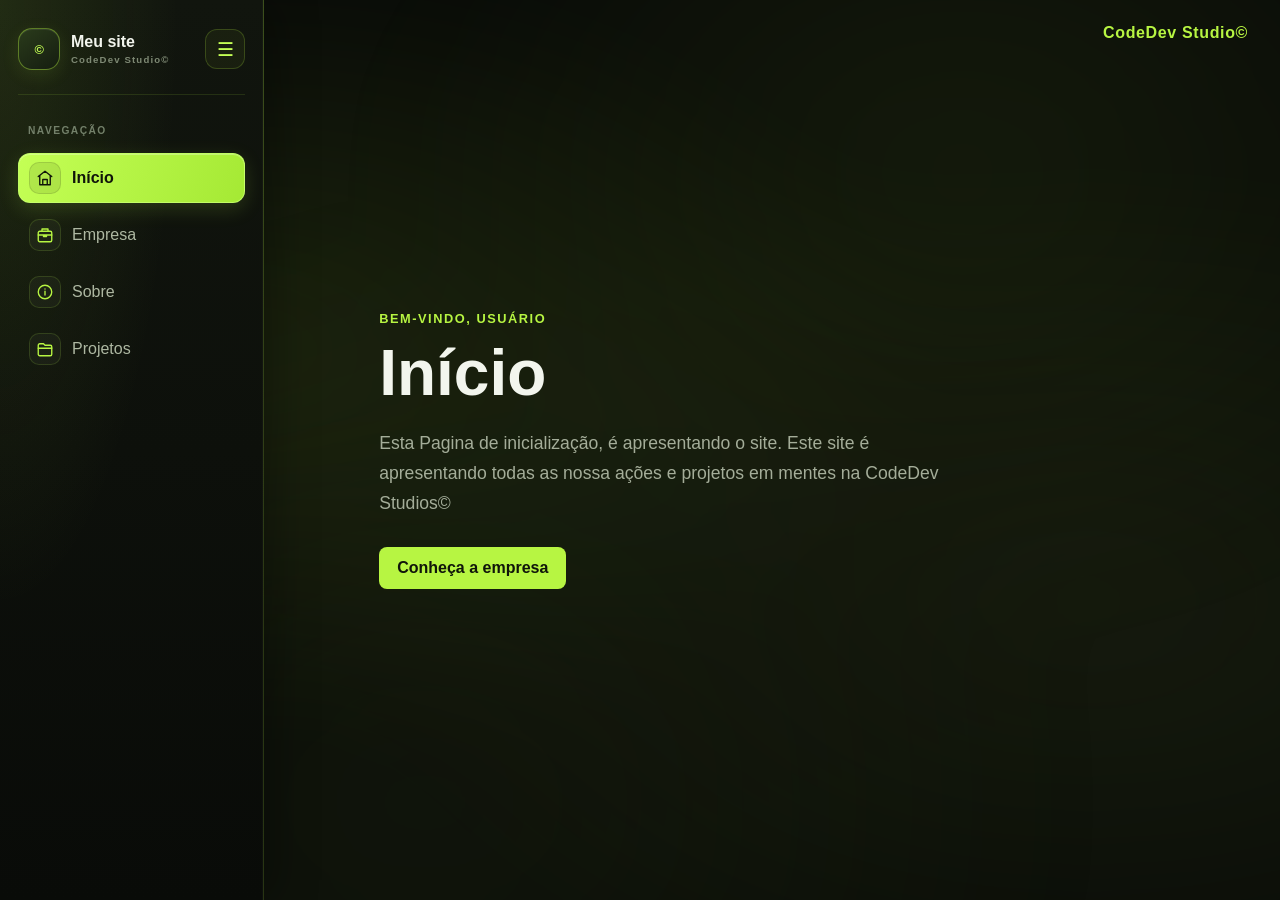
<file: index.html>
<!DOCTYPE html>
<html lang="pt-BR">
<head>
    <meta charset="UTF-8">
    <meta name="viewport" content="width=device-width, initial-scale=1.0">
    <meta name="description" content="Página inicial">
    <link rel="stylesheet" href="style.css">
    <script src="script.js" defer></script>
    <title>Projeto CodeDev</title>
</head>
<body>
    <div class="studio-name">CodeDev Studio&copy;</div>
    <div class="layout">
        <aside class="sidebar">
            <div class="sidebar-header">
                <a class="brand" href="index.html">
                    <span class="brand-mark" aria-hidden="true">&copy;</span>
                    <span class="brand-copy"><strong>Meu site</strong><small>CodeDev Studio&copy;</small></span>
                </a>
                <button class="sidebar-toggle" type="button" aria-label="Recolher barra lateral" aria-expanded="true" title="Recolher barra lateral">
                    <span aria-hidden="true">☰</span>
                </button>
            </div>
            <nav aria-label="Navegação principal">
                <span class="nav-heading">NAVEGAÇÃO</span>
                <a class="nav-link active" href="index.html" aria-current="page"><span class="nav-icon" aria-hidden="true"><svg viewBox="0 0 24 24" fill="none" stroke="currentColor" stroke-width="1.8" stroke-linecap="round" stroke-linejoin="round"><path d="m3 10 9-7 9 7"/><path d="M5 9v12h14V9M9 21v-7h6v7"/></svg></span><span class="nav-label">Início</span></a>
                <a class="nav-link" href="empresa.html"><span class="nav-icon" aria-hidden="true"><svg viewBox="0 0 24 24" fill="none" stroke="currentColor" stroke-width="1.8" stroke-linecap="round" stroke-linejoin="round"><rect x="3" y="7" width="18" height="14" rx="2"/><path d="M8 7V4h8v3M3 12h18M10 12v2h4v-2"/></svg></span><span class="nav-label">Empresa</span></a>
                <a class="nav-link" href="sobre.html"><span class="nav-icon" aria-hidden="true"><svg viewBox="0 0 24 24" fill="none" stroke="currentColor" stroke-width="1.8" stroke-linecap="round" stroke-linejoin="round"><circle cx="12" cy="12" r="9"/><path d="M12 11v5M12 8h.01"/></svg></span><span class="nav-label">Sobre</span></a>
                <a class="nav-link" href="desenvolvimento.html"><span class="nav-icon" aria-hidden="true"><svg viewBox="0 0 24 24" fill="none" stroke="currentColor" stroke-width="1.8" stroke-linecap="round" stroke-linejoin="round"><path d="M3 7a2 2 0 0 1 2-2h5l2 2h7a2 2 0 0 1 2 2v10a2 2 0 0 1-2 2H5a2 2 0 0 1-2-2z"/><path d="M3 11h18"/></svg></span><span class="nav-label">Projetos</span></a>
            </nav>
        </aside>
        <main class="content">
            <span class="eyebrow">Bem-vindo, usuário</span>
            <h1>Início</h1>
            <p>Esta Pagina de inicialização, é apresentando o site. Este site é apresentando todas as nossa ações e projetos em mentes na CodeDev Studios&copy;</p>
            <a class="button" href="empresa.html">Conheça a empresa</a>
        </main>
    </div>
</body>
</html>
</file>
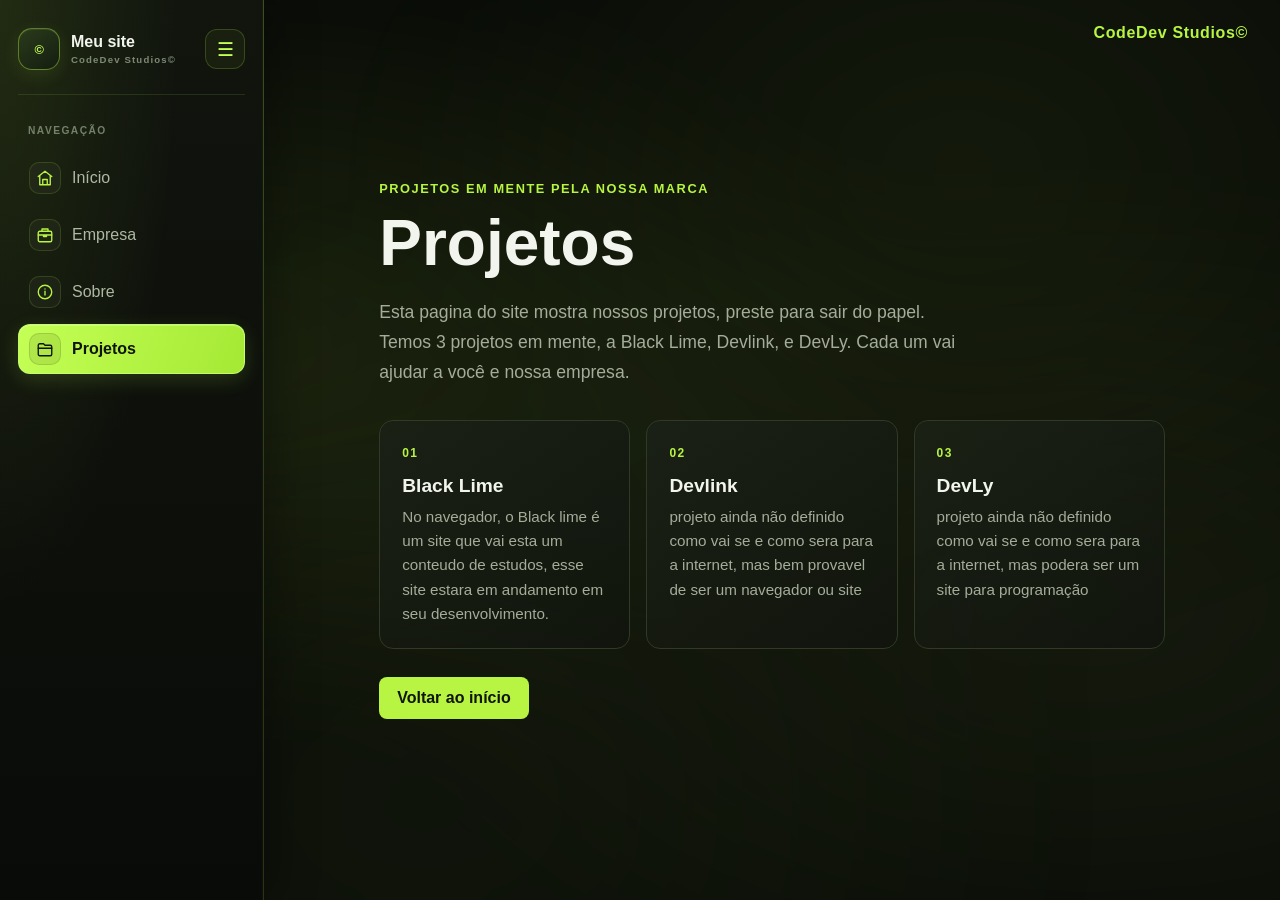
<file: desenvolvimento.html>
<!DOCTYPE html>
<html lang="pt-BR">
<head>
    <meta charset="UTF-8">
    <meta name="viewport" content="width=device-width, initial-scale=1.0">
    <meta name="description" content="Conheça os projetos da CodeDev Studios">
    <link rel="stylesheet" href="style.css">
    <script src="script.js" defer></script>
    <title>Projetos</title>
</head>
<body>
    <div class="studio-name">CodeDev Studios&copy;</div>
    <div class="layout">
        <aside class="sidebar">
            <div class="sidebar-header">
                <a class="brand" href="index.html">
                    <span class="brand-mark" aria-hidden="true">&copy;</span>
                    <span class="brand-copy"><strong>Meu site</strong><small>CodeDev Studios&copy;</small></span>
                </a>
                <button class="sidebar-toggle" type="button" aria-label="Recolher barra lateral" aria-expanded="true" title="Recolher barra lateral">
                    <span aria-hidden="true">☰</span>
                </button>
            </div>
            <nav aria-label="Navegação principal">
                <span class="nav-heading">NAVEGAÇÃO</span>
                <a class="nav-link" href="index.html"><span class="nav-icon" aria-hidden="true"><svg viewBox="0 0 24 24" fill="none" stroke="currentColor" stroke-width="1.8" stroke-linecap="round" stroke-linejoin="round"><path d="m3 10 9-7 9 7"/><path d="M5 9v12h14V9M9 21v-7h6v7"/></svg></span><span class="nav-label">Início</span></a>
                <a class="nav-link" href="empresa.html"><span class="nav-icon" aria-hidden="true"><svg viewBox="0 0 24 24" fill="none" stroke="currentColor" stroke-width="1.8" stroke-linecap="round" stroke-linejoin="round"><rect x="3" y="7" width="18" height="14" rx="2"/><path d="M8 7V4h8v3M3 12h18M10 12v2h4v-2"/></svg></span><span class="nav-label">Empresa</span></a>
                <a class="nav-link" href="sobre.html"><span class="nav-icon" aria-hidden="true"><svg viewBox="0 0 24 24" fill="none" stroke="currentColor" stroke-width="1.8" stroke-linecap="round" stroke-linejoin="round"><circle cx="12" cy="12" r="9"/><path d="M12 11v5M12 8h.01"/></svg></span><span class="nav-label">Sobre</span></a>
                <a class="nav-link active" href="desenvolvimento.html" aria-current="page"><span class="nav-icon" aria-hidden="true"><svg viewBox="0 0 24 24" fill="none" stroke="currentColor" stroke-width="1.8" stroke-linecap="round" stroke-linejoin="round"><path d="M3 7a2 2 0 0 1 2-2h5l2 2h7a2 2 0 0 1 2 2v10a2 2 0 0 1-2 2H5a2 2 0 0 1-2-2z"/><path d="M3 11h18"/></svg></span><span class="nav-label">Projetos</span></a>
            </nav>
        </aside>
        <main class="content projects-content">
            <span class="eyebrow">Projetos em mente pela nossa marca</span>
            <h1>Projetos</h1>
            <p>Esta pagina do site mostra nossos projetos, preste para sair do papel. Temos 3 projetos em mente, a Black Lime, Devlink, e DevLy. Cada um vai ajudar a você e nossa empresa.</p>
            <section class="project-grid" aria-label="Áreas dos projetos">
                <article class="project-card">
                    <span class="project-number" aria-hidden="true">01</span>
                    <h2>Black Lime</h2>
                    <p>No navegador, o Black lime é um site que vai esta um conteudo de estudos, esse site estara em andamento em seu desenvolvimento.</p>
                </article>
                <article class="project-card">
                    <span class="project-number" aria-hidden="true">02</span>
                    <h2>Devlink</h2>
                    <p>projeto ainda não definido como vai se e como sera para a internet, mas bem provavel de ser um navegador ou site</p>
                </article>
                <article class="project-card">
                    <span class="project-number" aria-hidden="true">03</span>
                    <h2>DevLy</h2>
                    <p>projeto ainda não definido como vai se e como sera para a internet, mas podera ser um site para programação</p>
                </article>
            </section>
            <a class="button" href="index.html">Voltar ao início</a>
        </main>
    </div>
</body>
</html>
</file>
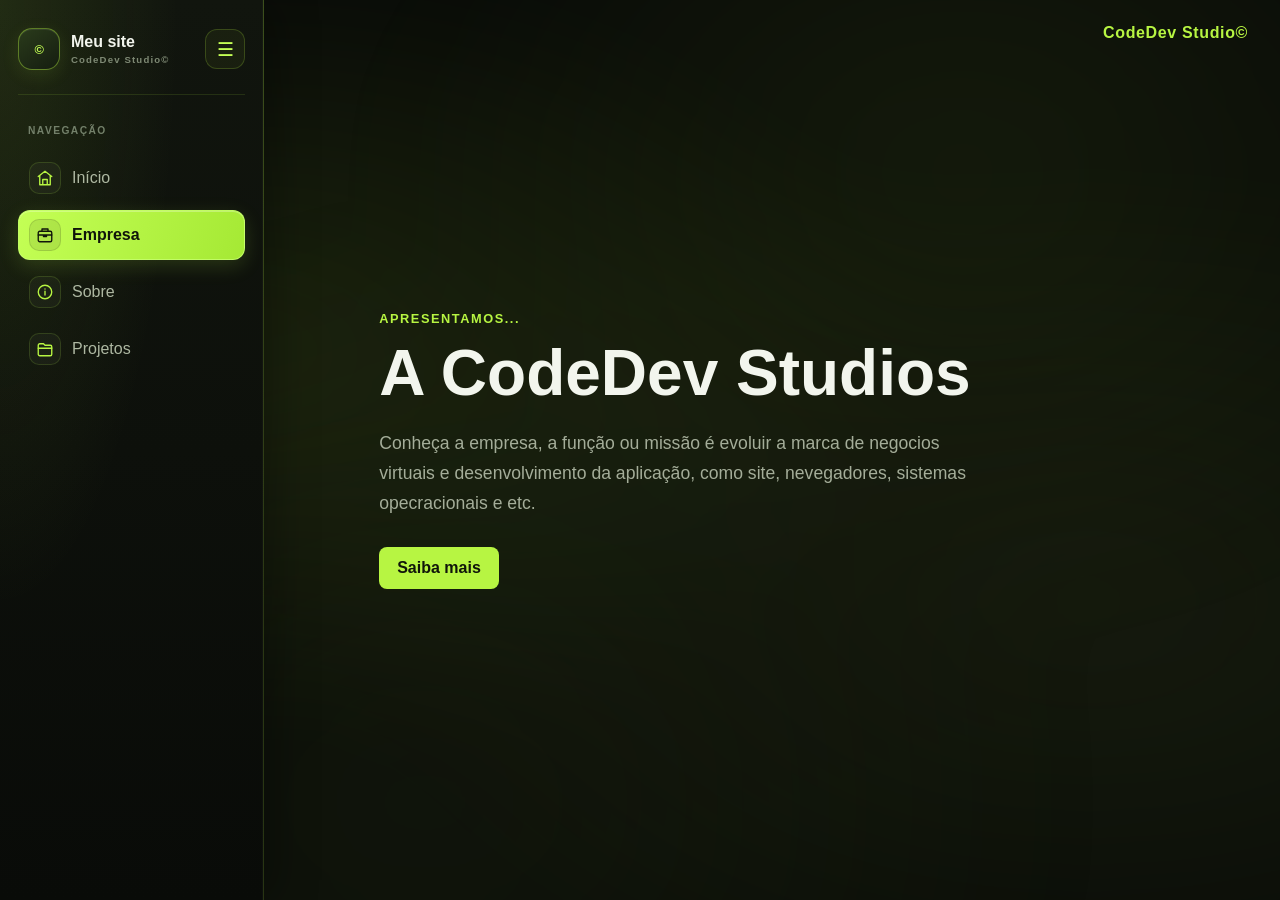
<file: empresa.html>
<!DOCTYPE html>
<html lang="pt-BR">
<head>
    <meta charset="UTF-8">
    <meta name="viewport" content="width=device-width, initial-scale=1.0">
    <meta name="description" content="Informações sobre a empresa">
    <link rel="stylesheet" href="style.css">
    <script src="script.js" defer></script>
    <title>Empresa</title>
</head>
<body>
    <div class="studio-name">CodeDev Studio&copy;</div>
    <div class="layout">
        <aside class="sidebar">
            <div class="sidebar-header">
                <a class="brand" href="index.html">
                    <span class="brand-mark" aria-hidden="true">&copy;</span>
                    <span class="brand-copy"><strong>Meu site</strong><small>CodeDev Studio&copy;</small></span>
                </a>
                <button class="sidebar-toggle" type="button" aria-label="Recolher barra lateral" aria-expanded="true" title="Recolher barra lateral">
                    <span aria-hidden="true">☰</span>
                </button>
            </div>
            <nav aria-label="Navegação principal">
                <span class="nav-heading">NAVEGAÇÃO</span>
                <a class="nav-link" href="index.html"><span class="nav-icon" aria-hidden="true"><svg viewBox="0 0 24 24" fill="none" stroke="currentColor" stroke-width="1.8" stroke-linecap="round" stroke-linejoin="round"><path d="m3 10 9-7 9 7"/><path d="M5 9v12h14V9M9 21v-7h6v7"/></svg></span><span class="nav-label">Início</span></a>
                <a class="nav-link active" href="empresa.html" aria-current="page"><span class="nav-icon" aria-hidden="true"><svg viewBox="0 0 24 24" fill="none" stroke="currentColor" stroke-width="1.8" stroke-linecap="round" stroke-linejoin="round"><rect x="3" y="7" width="18" height="14" rx="2"/><path d="M8 7V4h8v3M3 12h18M10 12v2h4v-2"/></svg></span><span class="nav-label">Empresa</span></a>
                <a class="nav-link" href="sobre.html"><span class="nav-icon" aria-hidden="true"><svg viewBox="0 0 24 24" fill="none" stroke="currentColor" stroke-width="1.8" stroke-linecap="round" stroke-linejoin="round"><circle cx="12" cy="12" r="9"/><path d="M12 11v5M12 8h.01"/></svg></span><span class="nav-label">Sobre</span></a>
                <a class="nav-link" href="desenvolvimento.html"><span class="nav-icon" aria-hidden="true"><svg viewBox="0 0 24 24" fill="none" stroke="currentColor" stroke-width="1.8" stroke-linecap="round" stroke-linejoin="round"><path d="M3 7a2 2 0 0 1 2-2h5l2 2h7a2 2 0 0 1 2 2v10a2 2 0 0 1-2 2H5a2 2 0 0 1-2-2z"/><path d="M3 11h18"/></svg></span><span class="nav-label">Projetos</span></a>
            </nav>
        </aside>
        <main class="content">
            <span class="eyebrow">Apresentamos...</span>
            <h1>A CodeDev Studios</h1>
            <p>Conheça a empresa, a função ou missão é evoluir a marca de negocios virtuais e desenvolvimento da aplicação, como site, nevegadores, sistemas opecracionais e etc. </p>
            <a class="button" href="sobre.html">Saiba mais</a>
        </main>
    </div>
</body>
</html>
</file>
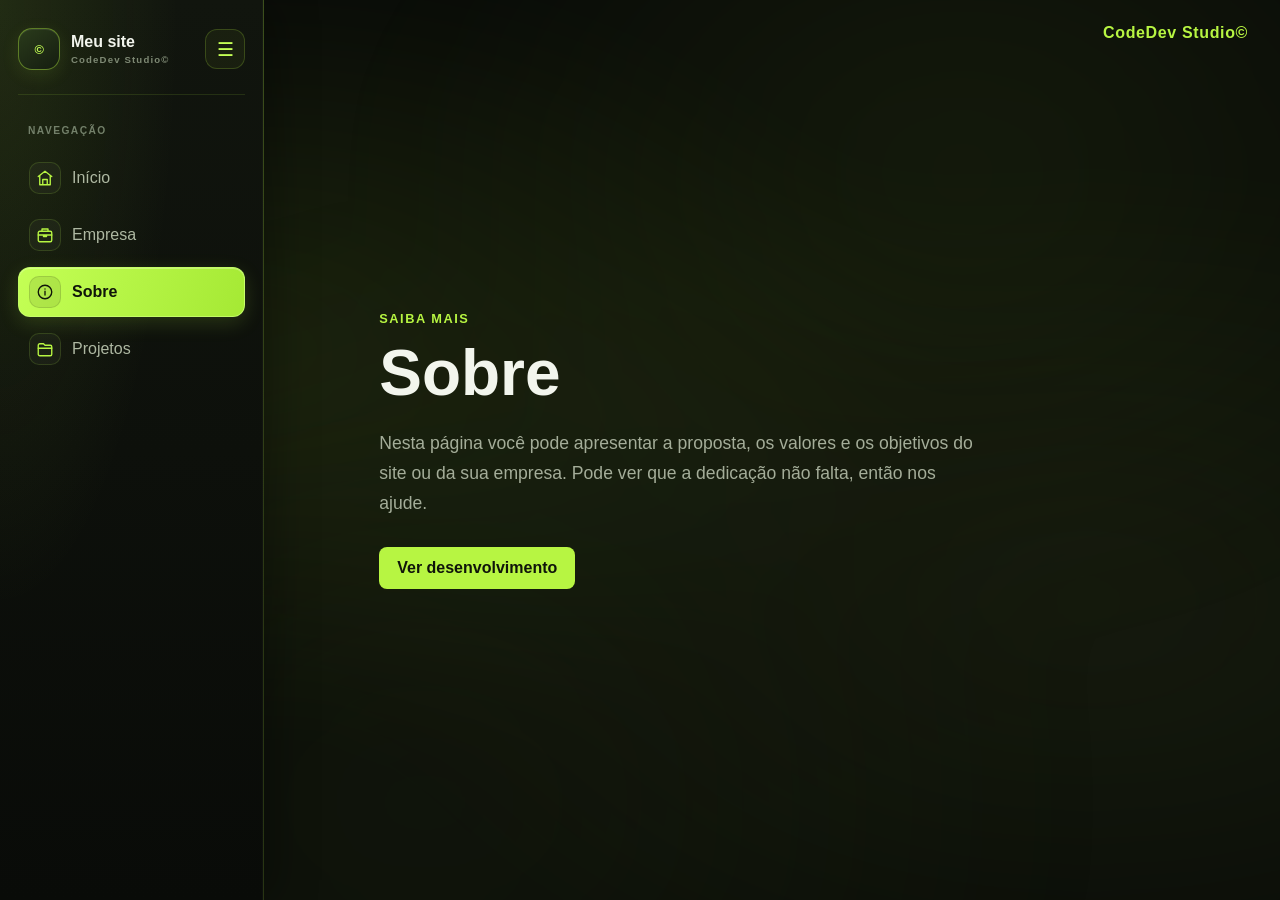
<file: sobre.html>
<!DOCTYPE html>
<html lang="pt-BR">
<head>
    <meta charset="UTF-8">
    <meta name="viewport" content="width=device-width, initial-scale=1.0">
    <meta name="description" content="Saiba mais sobre nós">
    <link rel="stylesheet" href="style.css">
    <script src="script.js" defer></script>
    <title>Sobre</title>
</head>
<body>
    <div class="studio-name">CodeDev Studio&copy;</div>
    <div class="layout">
        <aside class="sidebar">
            <div class="sidebar-header">
                <a class="brand" href="index.html">
                    <span class="brand-mark" aria-hidden="true">&copy;</span>
                    <span class="brand-copy"><strong>Meu site</strong><small>CodeDev Studio&copy;</small></span>
                </a>
                <button class="sidebar-toggle" type="button" aria-label="Recolher barra lateral" aria-expanded="true" title="Recolher barra lateral">
                    <span aria-hidden="true">☰</span>
                </button>
            </div>
            <nav aria-label="Navegação principal">
                <span class="nav-heading">NAVEGAÇÃO</span>
                <a class="nav-link" href="index.html"><span class="nav-icon" aria-hidden="true"><svg viewBox="0 0 24 24" fill="none" stroke="currentColor" stroke-width="1.8" stroke-linecap="round" stroke-linejoin="round"><path d="m3 10 9-7 9 7"/><path d="M5 9v12h14V9M9 21v-7h6v7"/></svg></span><span class="nav-label">Início</span></a>
                <a class="nav-link" href="empresa.html"><span class="nav-icon" aria-hidden="true"><svg viewBox="0 0 24 24" fill="none" stroke="currentColor" stroke-width="1.8" stroke-linecap="round" stroke-linejoin="round"><rect x="3" y="7" width="18" height="14" rx="2"/><path d="M8 7V4h8v3M3 12h18M10 12v2h4v-2"/></svg></span><span class="nav-label">Empresa</span></a>
                <a class="nav-link active" href="sobre.html" aria-current="page"><span class="nav-icon" aria-hidden="true"><svg viewBox="0 0 24 24" fill="none" stroke="currentColor" stroke-width="1.8" stroke-linecap="round" stroke-linejoin="round"><circle cx="12" cy="12" r="9"/><path d="M12 11v5M12 8h.01"/></svg></span><span class="nav-label">Sobre</span></a>
                <a class="nav-link" href="desenvolvimento.html"><span class="nav-icon" aria-hidden="true"><svg viewBox="0 0 24 24" fill="none" stroke="currentColor" stroke-width="1.8" stroke-linecap="round" stroke-linejoin="round"><path d="M3 7a2 2 0 0 1 2-2h5l2 2h7a2 2 0 0 1 2 2v10a2 2 0 0 1-2 2H5a2 2 0 0 1-2-2z"/><path d="M3 11h18"/></svg></span><span class="nav-label">Projetos</span></a>
            </nav>
        </aside>
        <main class="content">
            <span class="eyebrow">Saiba mais</span>
            <h1>Sobre</h1>
            <p>Nesta página você pode apresentar a proposta, os valores e os objetivos do site ou da sua empresa. Pode ver que a dedicação não falta, então nos ajude.</p>
            <a class="button" href="desenvolvimento.html">Ver desenvolvimento</a>
        </main>
    </div>
</body>
</html>
</file>
<file: style.css>
* {
    box-sizing: border-box;
}

body {
    margin: 0;
    min-height: 100vh;
    background: #090b08;
    color: #f2f5ed;
    font-family: "Segoe UI", Arial, sans-serif;
}

body::before,
body::after {
    position: fixed;
    inset: -20%;
    z-index: 0;
    pointer-events: none;
    content: "";
}

body::before {
    background:
        radial-gradient(ellipse at 28% 42%, rgb(183 245 66 / 11%), transparent 38%),
        radial-gradient(ellipse at 75% 62%, rgb(114 145 56 / 12%), transparent 42%);
    filter: blur(55px);
    animation: fog-drift 30s ease-in-out infinite alternate;
}

body::after {
    background:
        radial-gradient(ellipse at 68% 28%, rgb(183 245 66 / 7%), transparent 34%),
        radial-gradient(ellipse at 38% 78%, rgb(84 111 42 / 10%), transparent 40%);
    filter: blur(75px);
    animation: fog-drift-reverse 42s ease-in-out infinite alternate;
}

.layout {
    position: relative;
    z-index: 1;
    min-height: 100vh;
}

.studio-name {
    position: fixed;
    top: 24px;
    right: 32px;
    z-index: 2;
    color: #b7f542;
    font-size: 1rem;
    font-weight: 700;
    letter-spacing: 0.04em;
}

@keyframes fog-drift {
    from {
        transform: translate3d(-3%, -2%, 0) scale(1);
    }

    to {
        transform: translate3d(3%, 2%, 0) scale(1.08);
    }
}

@keyframes fog-drift-reverse {
    from {
        transform: translate3d(3%, 2%, 0) scale(1.06);
    }

    to {
        transform: translate3d(-3%, -2%, 0) scale(1);
    }
}

.sidebar {
    position: fixed;
    inset: 0 auto 0 0;
    display: flex;
    width: 264px;
    flex-direction: column;
    gap: 30px;
    padding: 28px 18px;
    overflow: hidden;
    background:
        radial-gradient(ellipse at 0 0, rgb(183 245 66 / 10%), transparent 48%),
        linear-gradient(180deg, #11150e 0%, #090b08 100%);
    border-right: 1px solid rgb(183 245 66 / 18%);
    box-shadow: 12px 0 40px rgb(0 0 0 / 28%), inset -1px 0 0 rgb(255 255 255 / 2%);
    transition: width 220ms ease, padding 220ms ease;
}

.sidebar-header {
    display: flex;
    align-items: center;
    justify-content: space-between;
    gap: 10px;
    padding-bottom: 24px;
    border-bottom: 1px solid rgb(183 245 66 / 12%);
}

.brand {
    display: flex;
    min-width: 0;
    align-items: center;
    gap: 11px;
    color: #f2f5ed;
    text-decoration: none;
}

.brand-mark {
    display: grid;
    width: 42px;
    height: 42px;
    flex: 0 0 42px;
    place-items: center;
    border: 1px solid rgb(183 245 66 / 42%);
    border-radius: 14px;
    background: linear-gradient(145deg, #2a3b1b, #151d10);
    box-shadow: 0 5px 18px rgb(183 245 66 / 10%), inset 0 1px 0 rgb(255 255 255 / 8%);
    color: #c4ff55;
    font-size: 0.8rem;
    font-weight: 800;
    letter-spacing: -0.04em;
}

.brand-copy {
    display: grid;
    gap: 4px;
}

.brand-copy strong {
    font-size: 1rem;
    line-height: 1;
}

.brand-copy small {
    color: #7e8974;
    font-size: 0.6rem;
    font-weight: 700;
    letter-spacing: 0.12em;
}

.sidebar-toggle {
    display: grid;
    width: 40px;
    height: 40px;
    flex: 0 0 40px;
    place-items: center;
    border: 1px solid rgb(183 245 66 / 20%);
    border-radius: 12px;
    background: rgb(183 245 66 / 5%);
    color: #c4ff55;
    cursor: pointer;
    font-size: 1.2rem;
    transition: background-color 160ms ease, border-color 160ms ease, transform 160ms ease;
}

.sidebar-toggle:hover {
    transform: translateY(-1px);
    border-color: #536b32;
    background: #22291b;
}

.sidebar nav {
    display: grid;
    gap: 7px;
}

.nav-heading {
    margin: 0 10px 10px;
    color: #73806a;
    font-size: 0.64rem;
    font-weight: 700;
    letter-spacing: 0.14em;
}

.nav-link {
    position: relative;
    display: flex;
    min-height: 50px;
    align-items: center;
    gap: 11px;
    padding: 8px 10px;
    border: 1px solid transparent;
    border-radius: 12px;
    color: #aeb8a2;
    font-weight: 500;
    text-decoration: none;
    transition: background-color 160ms ease, border-color 160ms ease, color 160ms ease, transform 160ms ease;
}

.nav-icon {
    display: grid;
    width: 32px;
    height: 32px;
    flex: 0 0 32px;
    place-items: center;
    border: 1px solid rgb(183 245 66 / 15%);
    border-radius: 10px;
    background: rgb(255 255 255 / 3%);
    color: #b7f542;
    font-size: 0.8rem;
    font-weight: 700;
    transition: background-color 160ms ease, border-color 160ms ease, color 160ms ease;
}

.nav-icon svg {
    width: 18px;
    height: 18px;
}

.nav-link:hover {
    transform: translateX(2px);
    border-color: rgb(183 245 66 / 22%);
    background: rgb(183 245 66 / 7%);
    color: #c4ff55;
}

.nav-link.active {
    border-color: rgb(199 255 112 / 80%);
    background: linear-gradient(110deg, #c4ff55, #a5e934);
    box-shadow: 0 6px 20px rgb(183 245 66 / 16%), inset 0 1px 0 rgb(255 255 255 / 28%);
    color: #10150a;
    font-weight: 700;
}

.nav-link.active .nav-icon {
    border-color: rgb(16 21 10 / 12%);
    background: rgb(16 21 10 / 9%);
    color: #10150a;
}

.content {
    display: flex;
    min-height: 100vh;
    flex-direction: column;
    align-items: flex-start;
    justify-content: center;
    margin-left: 264px;
    padding: 64px clamp(32px, 9vw, 128px);
    transition: margin-left 220ms ease;
}

.sidebar.is-collapsed {
    width: 82px;
    padding-right: 12px;
    padding-left: 12px;
}

.sidebar.is-collapsed .sidebar-header {
    justify-content: center;
}

.sidebar.is-collapsed .brand,
.sidebar.is-collapsed .brand-copy,
.sidebar.is-collapsed .nav-label,
.sidebar.is-collapsed .nav-heading {
    display: none;
}

.sidebar.is-collapsed .sidebar-header {
    padding-bottom: 18px;
}

.sidebar.is-collapsed .nav-link {
    justify-content: center;
    padding: 8px;
}

.sidebar.is-collapsed + .content {
    margin-left: 82px;
}

.eyebrow {
    color: #b7f542;
    font-size: 0.8rem;
    font-weight: 700;
    letter-spacing: 0.12em;
    text-transform: uppercase;
}

h1 {
    margin: 12px 0;
    font-size: clamp(2.5rem, 6vw, 4rem);
    line-height: 1.1;
}

.content p {
    max-width: 600px;
    margin: 8px 0 28px;
    color: #a4ad99;
    font-size: 1.1rem;
    line-height: 1.7;
}

.projects-content {
    justify-content: center;
}

.project-grid {
    display: grid;
    width: 100%;
    max-width: 1100px;
    grid-template-columns: repeat(auto-fit, minmax(min(100%, 220px), 1fr));
    gap: 16px;
    margin: 4px 0 28px;
}

.project-card {
    padding: 22px;
    border: 1px solid #303a27;
    border-radius: 14px;
    background: linear-gradient(145deg, rgb(27 33 22 / 92%), rgb(17 21 14 / 92%));
}

.project-number {
    color: #b7f542;
    font-size: 0.75rem;
    font-weight: 700;
    letter-spacing: 0.12em;
}

.project-card h2 {
    margin: 14px 0 8px;
    font-size: 1.2rem;
}

.content .project-card p {
    margin: 0;
    color: #a4ad99;
    font-size: 0.95rem;
    line-height: 1.6;
}

.button {
    display: inline-block;
    padding: 12px 18px;
    border-radius: 8px;
    background: #b7f542;
    color: #10150a;
    font-weight: 600;
    text-decoration: none;
    transition: background-color 150ms ease;
}

.button:hover,
.button:focus-visible {
    background: #c8ff68;
}

:focus-visible {
    outline: 3px solid #b7f542;
    outline-offset: 3px;
}

@media (prefers-reduced-motion: reduce) {
    body::before,
    body::after {
        animation: none;
    }
}

@media (max-width: 640px) {
    .studio-name {
        top: 22px;
        right: 16px;
        font-size: 0.9rem;
    }

    .sidebar {
        position: static;
        width: 100%;
        gap: 20px;
        padding: 20px 16px 16px;
        box-shadow: 0 12px 28px rgb(0 0 0 / 12%);
    }

    .sidebar-header {
        justify-content: flex-start;
    }

    .sidebar.is-collapsed {
        width: 100%;
        padding: 20px 16px;
        gap: 0;
    }

    .sidebar.is-collapsed .sidebar-header {
        padding-bottom: 0;
        border-bottom: 0;
    }

    .sidebar.is-collapsed .sidebar-header {
        justify-content: flex-start;
    }

    .sidebar.is-collapsed .brand {
        display: flex;
    }

    .sidebar.is-collapsed .brand-copy {
        display: grid;
    }

    .sidebar nav {
        display: grid;
        grid-template-columns: repeat(2, minmax(0, 1fr));
        gap: 6px;
    }

    .nav-heading {
        display: none;
    }

    .sidebar.is-collapsed nav {
        display: none;
    }

    .sidebar.is-collapsed + .content {
        margin-left: 0;
    }

    .nav-link {
        min-width: 0;
        padding: 10px;
        font-size: 0.9rem;
    }

    .nav-link:hover {
        transform: none;
    }

    .sidebar.is-collapsed .nav-label {
        display: inline;
    }

    .content {
        min-height: auto;
        margin-left: 0;
        padding: 64px 24px;
    }
}
</file>
